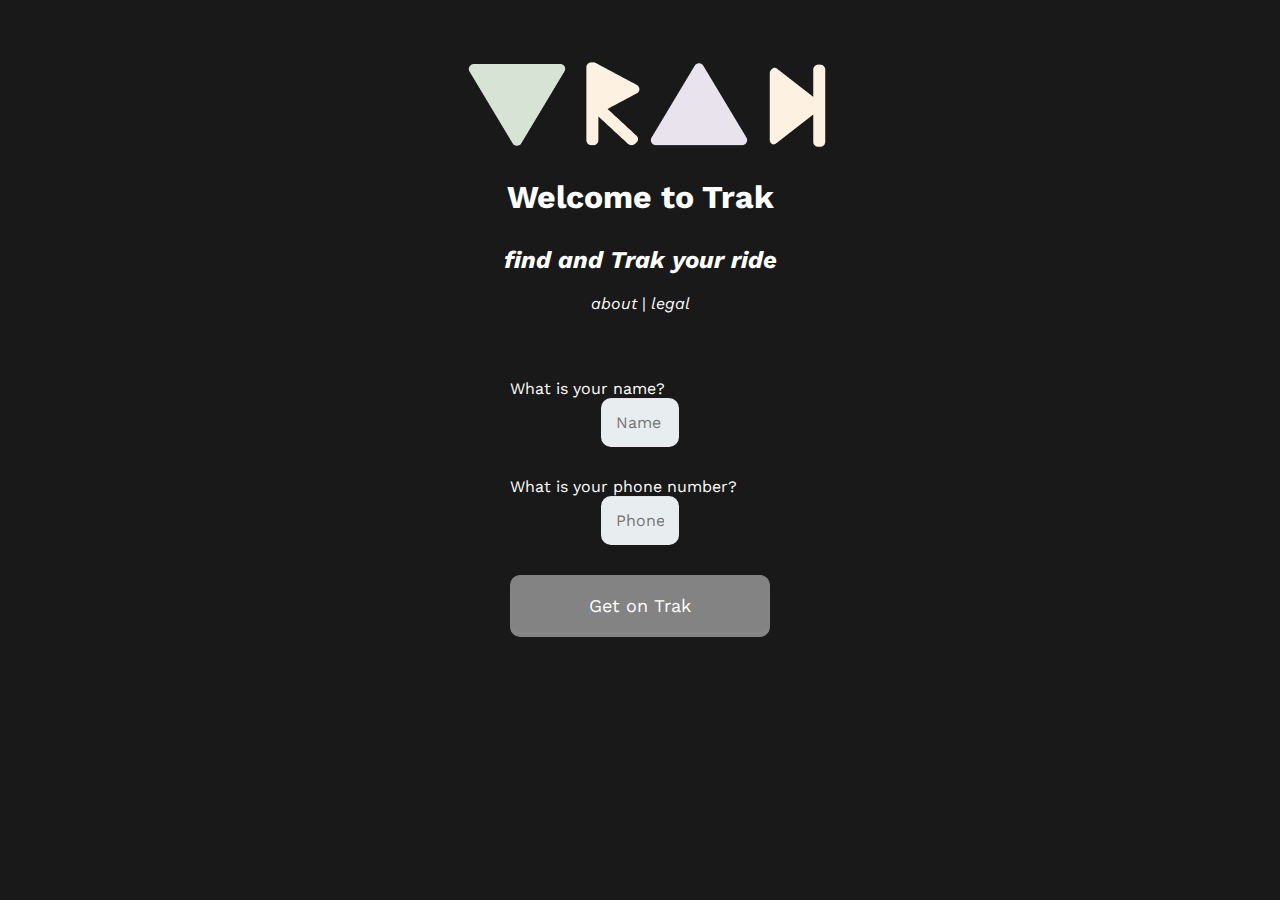
<file: templates/index.html>
<!doctype html>
<html lang="en">

<head>
    <!-- Required meta tags -->
    <meta charset="utf-8">
    <meta name="viewport" content="width=device-width, initial-scale=1">

    <!-- Bootstrap CSS -->
    <!-- <link href="https://cdn.jsdelivr.net/npm/bootstrap@5.1.3/dist/css/bootstrap.min.css" rel="stylesheet"
        integrity="sha384-1BmE4kWBq78iYhFldvKuhfTAU6auU8tT94WrHftjDbrCEXSU1oBoqyl2QvZ6jIW3" crossorigin="anonymous"> -->
    
    <link rel="icon" href="https://cloud-8ktq37dfl-hack-club-bot.vercel.app/0t.png">
    <link rel="stylesheet" href="/static/style.css">

    <link rel="preconnect" href="https://fonts.googleapis.com">
    <link rel="preconnect" href="https://fonts.gstatic.com" crossorigin>
    <link href="https://fonts.googleapis.com/css2?family=Work+Sans:ital,wght@0,400;1,300&display=swap" rel="stylesheet">

    <title>T R A K</title>
</head>

<body>
    <!-- Bootstrap Bundle with Popper -->
    <script src="https://cdn.jsdelivr.net/npm/bootstrap@5.1.3/dist/js/bootstrap.bundle.min.js"
        integrity="sha384-ka7Sk0Gln4gmtz2MlQnikT1wXgYsOg+OMhuP+IlRH9sENBO0LRn5q+8nbTov4+1p"
        crossorigin="anonymous"></script>

    <div class="row">
        <div class="col-md-12">

            <fieldset>

                <center><img src="/static/assets/logo_trak.png" alt="Trak logo"></center>
                
                <h1>Welcome to Trak</h1>

                <center><h2><i>find and Trak your ride</i></h2></center>

                <!-- <input class="input-name" placeholder="Name" id="name" type="text"> -->
                <!-- <input type="text" id="name" name="user_name"> -->
                    
                <!-- <input class="input-phone" placeholder="Phone number" id="phone_number" type="text"> -->
                <!-- <input type="text" id="phone" name="user_phone"> -->

                <center><p><i>about</i> | <i>legal</i></p></center>
            </fieldset>

            <!-- <form action="screen2.html" method="POST">
                <button type="submit">Get on Trak</button>
            </form> -->

            <form action="/" method="POST">
                <div>
                    <label for="name">What is your name?</label>
                    <input name="name" class="input-name" placeholder="Name" id="name" type="text">
                    <!-- <input name="say" id="say" value="test"> -->
                </div>
                <div>
                    <label for="phone_number">What is your phone number?</label>
                    <input name="phone_number" class="input-phone" placeholder="Phone number" id="phone_number" type="text">
                    <!-- <input name="to" id="to" value="301"> -->
                </div>
                <div>
                    <button>Get on Trak</button>
                </div>
            </form>

            <!-- <form action="./../send_sms.py" method="get">
                First Name: <input type="text" name="first_name"> <br />
                Last Name: <input type="text" name="last_name" />
                <input type="submit" value="Submit" />
            </form> -->

        </div>

    </div>

</body>

</html>
</file>
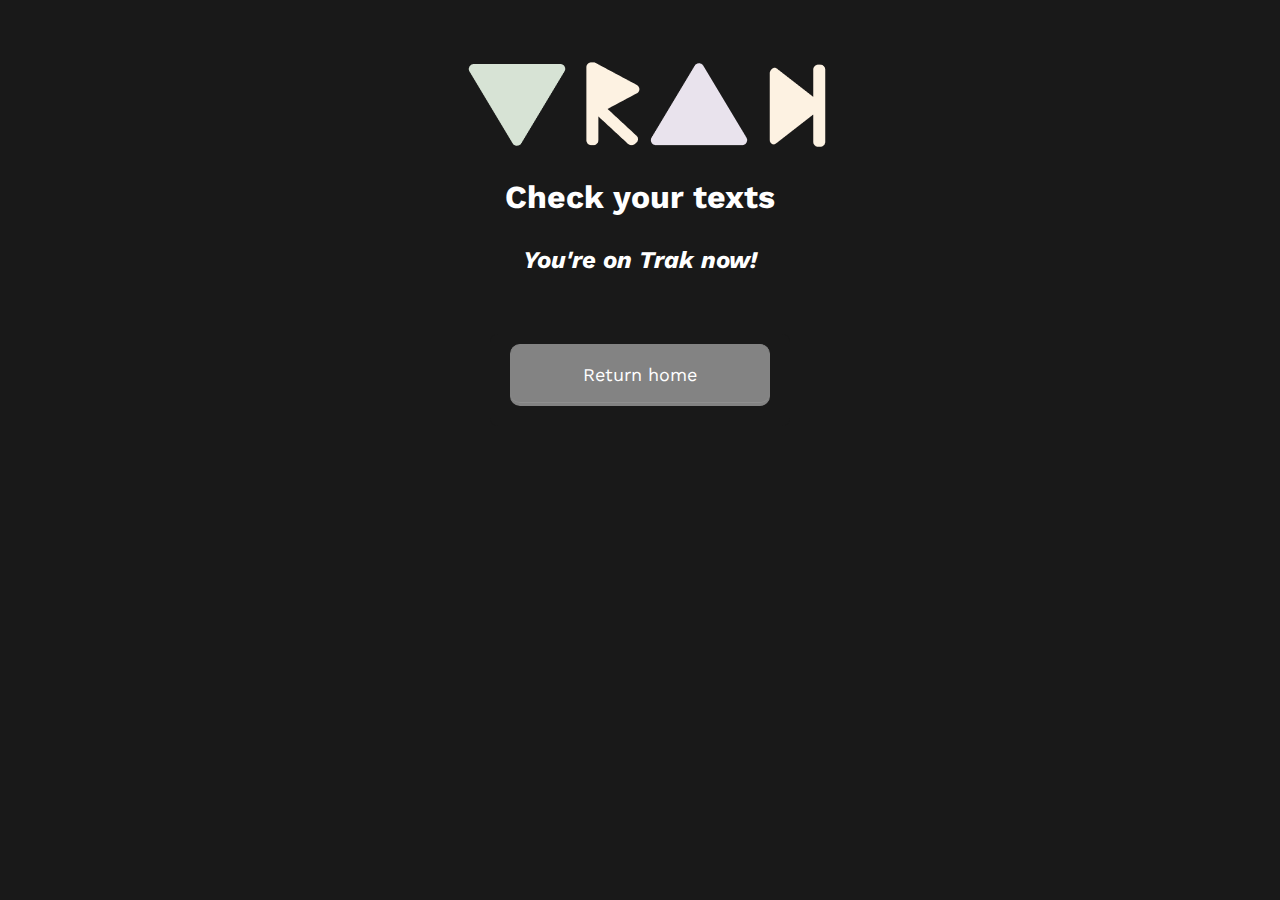
<file: templates/screen2.html>
<!doctype html>
<html lang="en">

<head>
    <!-- Required meta tags -->
    <meta charset="utf-8">
    <meta name="viewport" content="width=device-width, initial-scale=1">

    <!-- Bootstrap CSS -->
    <!-- <link href="https://cdn.jsdelivr.net/npm/bootstrap@5.1.3/dist/css/bootstrap.min.css" rel="stylesheet"
        integrity="sha384-1BmE4kWBq78iYhFldvKuhfTAU6auU8tT94WrHftjDbrCEXSU1oBoqyl2QvZ6jIW3" crossorigin="anonymous"> -->

    <link rel="icon" href="https://cloud-8ktq37dfl-hack-club-bot.vercel.app/0t.png">
    <link rel="stylesheet" href="/static/style.css">

    <link rel="preconnect" href="https://fonts.googleapis.com">
    <link rel="preconnect" href="https://fonts.gstatic.com" crossorigin>
    <link href="https://fonts.googleapis.com/css2?family=Work+Sans:ital,wght@0,400;1,300&display=swap" rel="stylesheet">

    <title>T R A K</title>
</head>

<body>
    <!-- Bootstrap Bundle with Popper -->
    <script src="https://cdn.jsdelivr.net/npm/bootstrap@5.1.3/dist/js/bootstrap.bundle.min.js"
        integrity="sha384-ka7Sk0Gln4gmtz2MlQnikT1wXgYsOg+OMhuP+IlRH9sENBO0LRn5q+8nbTov4+1p"
        crossorigin="anonymous"></script>

    <div class="row">
        <div class="col-md-12">

            <fieldset>

                <center><img src="/static/assets/logo_trak.png" alt="Trak logo"></center>

                <h1>Check your texts</h1>

                <center>
                    <h2><i>You're on Trak now!</i></h2>
                </center>

            </fieldset>

            <form action="/">
                <button type="submit">Return home</button>
            </form>

        </div>

    </div>

</body>

</html>
</file>
<file: static/style.css>
*,
*:before,
*:after {
  -moz-box-sizing: border-box;
  -webkit-box-sizing: border-box;
  box-sizing: border-box;
  background-color: #191919;
}

body {
  font-family: "Work Sans", sans-serif;
  color: #ffffff;
}

form {
  max-width: 300px;
  margin: 10px auto;
  padding: 10px 20px;
  background: #191919;
  border-radius: 8px;
}

h1 {
  margin: 0 0 30px 0;
  text-align: center;
}

input[type="text"],
input[type="number"],
input[type="search"],
textarea,
select {
  font-family: "Work Sans", sans-serif;
  background: rgba(255, 255, 255, 0.1);
  border: none;
  font-size: 16px;
  height: auto;
  margin: 0;
  outline: 0;
  padding: 15px;
  width: 30%;
  background-color: #e8eeef;
  color: #8a97a0;
  box-shadow: 0 1px 0 rgba(0, 0, 0, 0.03) inset;
  margin-bottom: 30px;
  display: block;
  margin-left: auto;
  margin-right: auto;

  -webkit-border-radius: 10px;
  -moz-border-radius: 10px;
  border-radius: 10px;
}

input[type="radio"],
input[type="checkbox"] {
  margin: 0 4px 8px 0;
}

select {
  padding: 6px;
  height: 32px;
  border-radius: 2px;
}

button {
  font-family: "Work Sans", sans-serif;
  padding: 19px 39px 18px 39px; /*padding: 5px 10px;*/
  color: #ffffff;
  background-color: #838383;
  font-size: 18px;
  text-align: center;
  font-style: normal;
  border: 4px solid #d7e3d5;
  border-radius: 10px;
  width: 100%;
  border: 1px solid #838383;
  border-width: 1px 1px 3px;
  box-shadow: 0 -1px 0 rgba(255, 255, 255, 0.1) inset;
  margin-bottom: 10px;
  display: block;
  margin-left: auto;
  margin-right: auto;
}

button:hover {
  color: #d7e3d5;
  box-shadow: 3px 3px #aaaaaa;
  cursor: pointer;
}

fieldset {
  margin-bottom: 30px;
  border: none;
}

/* legend {
  font-size: 1.4em;
  margin-bottom: 10px;
}

label {
  display: block;
  margin-bottom: 8px;
}

label.light {
  font-weight: 300;
  display: inline;
}

.number {
  background-color: #5fcf80;
  color: #fff;
  height: 30px;
  width: 30px;
  display: inline-block;
  font-size: 0.8em;
  margin-right: 4px;
  line-height: 30px;
  text-align: center;
  text-shadow: 0 1px 0 rgba(255, 255, 255, 0.2);
  border-radius: 100%;
}

@media screen and (min-width: 480px) {
  form {
    max-width: 480px;
  } 
} */
</file>
